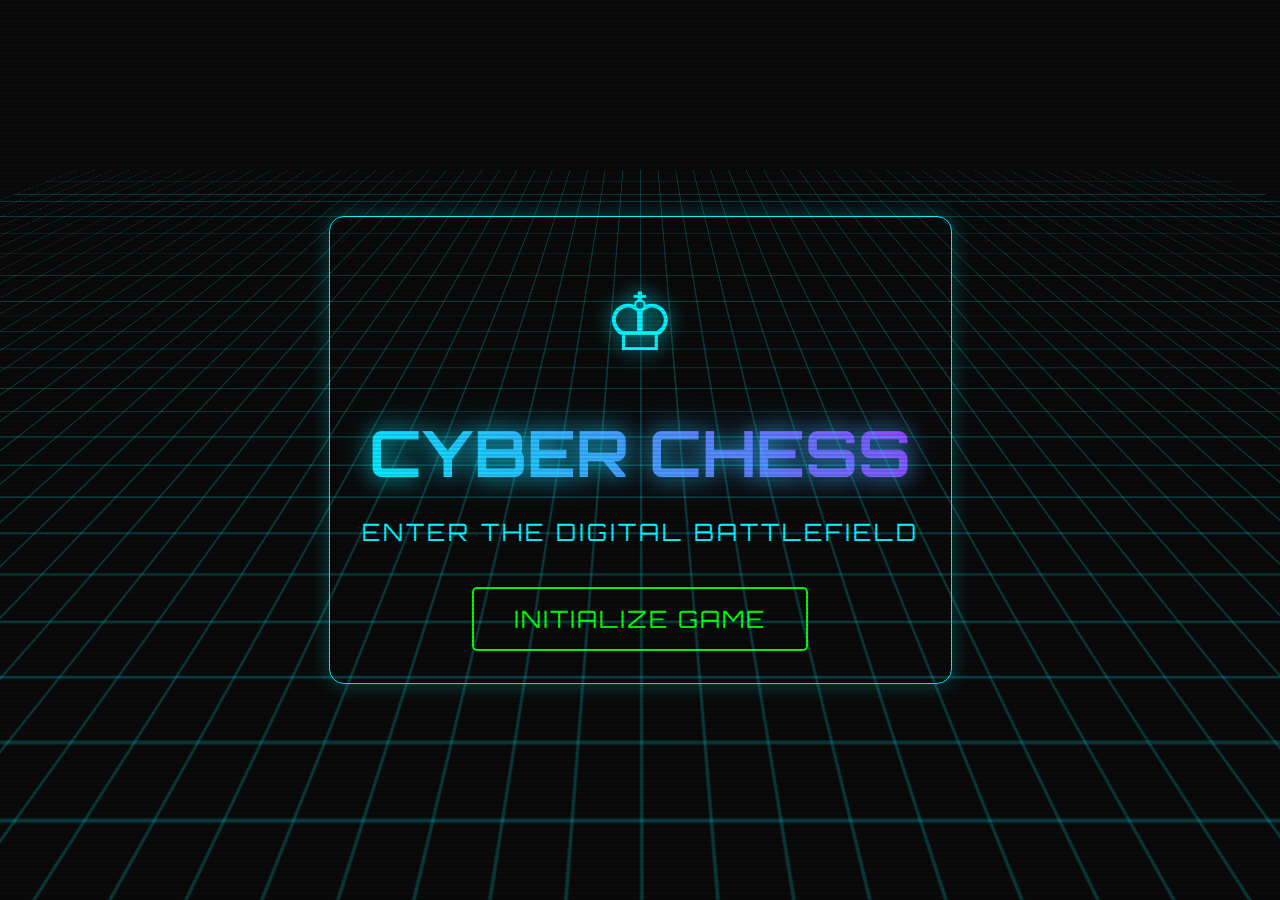
<file: index.html>
<!DOCTYPE html>
<html lang="en">
<head>
    <meta charset="UTF-8">
    <meta name="viewport" content="width=device-width, initial-scale=1.0">
    <title>Cyber Chess OpenWorld</title>
    <style>
        :root {
            --neon-blue: #00f3ff;
            --neon-purple: #bc13fe;
            --cyber-green: #00ff00;
            --dark-bg: #0a0a0a;
            --grid-line: rgba(0, 243, 255, 0.2);
        }

        body {
            margin: 0;
            padding: 0;
            min-height: 100vh;
            display: flex;
            flex-direction: column;
            justify-content: center;
            align-items: center;
            background-color: var(--dark-bg);
            font-family: 'Orbitron', sans-serif;
            color: white;
            position: relative;
            overflow: hidden;
        }

        /* Grid Background Effect */
        body::before {
            content: '';
            position: absolute;
            width: 200%;
            height: 200%;
            top: -50%;
            left: -50%;
            background: linear-gradient(var(--grid-line) 2px, transparent 2px),
                        linear-gradient(90deg, var(--grid-line) 2px, transparent 2px);
            background-size: 40px 40px;
            animation: gridMove 20s linear infinite;
            transform: perspective(500px) rotateX(45deg);
            z-index: 1;
        }

        .container {
            position: relative;
            z-index: 2;
            text-align: center;
            padding: 2rem;
            background: rgba(10, 10, 10, 0.8);
            border-radius: 15px;
            box-shadow: 0 0 20px rgba(0, 243, 255, 0.3);
            border: 1px solid var(--neon-blue);
        }

        .title {
            font-size: 4em;
            margin-bottom: 10px;
            background: linear-gradient(45deg, var(--neon-blue), var(--neon-purple));
            -webkit-background-clip: text;
            -webkit-text-fill-color: transparent;
            text-shadow: 0 0 20px rgba(0, 243, 255, 0.5);
            position: relative;
        }

        .title::after {
            content: 'CYBER CHESS';
            position: absolute;
            left: 0;
            width: 100%;
            height: 100%;
            background: linear-gradient(45deg, var(--neon-blue), var(--neon-purple));
            -webkit-background-clip: text;
            -webkit-text-fill-color: transparent;
            filter: blur(15px);
            opacity: 0.5;
        }

        .subtitle {
            font-size: 1.5em;
            margin-bottom: 40px;
            color: var(--neon-blue);
            text-transform: uppercase;
            letter-spacing: 3px;
        }

        .play-button {
            padding: 15px 40px;
            font-size: 1.5em;
            font-family: 'Orbitron', sans-serif;
            background: transparent;
            color: var(--cyber-green);
            border: 2px solid var(--cyber-green);
            border-radius: 5px;
            cursor: pointer;
            transition: all 0.3s ease;
            position: relative;
            overflow: hidden;
            text-transform: uppercase;
            letter-spacing: 2px;
        }

        .play-button::before {
            content: '';
            position: absolute;
            top: 0;
            left: -100%;
            width: 100%;
            height: 100%;
            background: linear-gradient(
                90deg,
                transparent,
                rgba(0, 255, 0, 0.2),
                transparent
            );
            transition: 0.5s;
        }

        .play-button:hover {
            box-shadow: 0 0 20px var(--cyber-green);
            text-shadow: 0 0 10px var(--cyber-green);
            transform: scale(1.05);
        }

        .play-button:hover::before {
            left: 100%;
        }

        .chess-piece {
            font-size: 5em;
            margin: 20px;
            color: var(--neon-blue);
            text-shadow: 0 0 20px var(--neon-blue);
            animation: floatPiece 3s ease-in-out infinite;
        }

        @keyframes floatPiece {
            0%, 100% {
                transform: translateY(0) rotate(0deg);
            }
            50% {
                transform: translateY(-20px) rotate(10deg);
            }
        }

        @keyframes gridMove {
            0% {
                transform: perspective(500px) rotateX(45deg) translateY(0);
            }
            100% {
                transform: perspective(500px) rotateX(45deg) translateY(40px);
            }
        }

        /* Glitch effect for title on hover */
        .title:hover {
            animation: glitch 0.5s linear infinite;
        }

        @keyframes glitch {
            0% {
                transform: translate(0);
            }
            20% {
                transform: translate(-2px, 2px);
            }
            40% {
                transform: translate(-2px, -2px);
            }
            60% {
                transform: translate(2px, 2px);
            }
            80% {
                transform: translate(2px, -2px);
            }
            100% {
                transform: translate(0);
            }
        }

        /* Add scanline effect */
        .scanline {
            position: fixed;
            top: 0;
            left: 0;
            width: 100%;
            height: 100%;
            background: linear-gradient(
                to bottom,
                transparent 50%,
                rgba(0, 0, 0, 0.1) 51%
            );
            background-size: 100% 4px;
            pointer-events: none;
            z-index: 3;
        }
    </style>
    <link href="https://fonts.googleapis.com/css2?family=Orbitron:wght@400;700&display=swap" rel="stylesheet">
</head>
<body>
    <div class="scanline"></div>
    <div class="container">
        <div class="chess-piece">♔</div>
        <h1 class="title">CYBER CHESS</h1>
        <p class="subtitle">Enter the Digital Battlefield</p>
        <button class="play-button" onclick="window.location.href='game.html'">Initialize Game</button>
    </div>
</body>
</html>
</file>
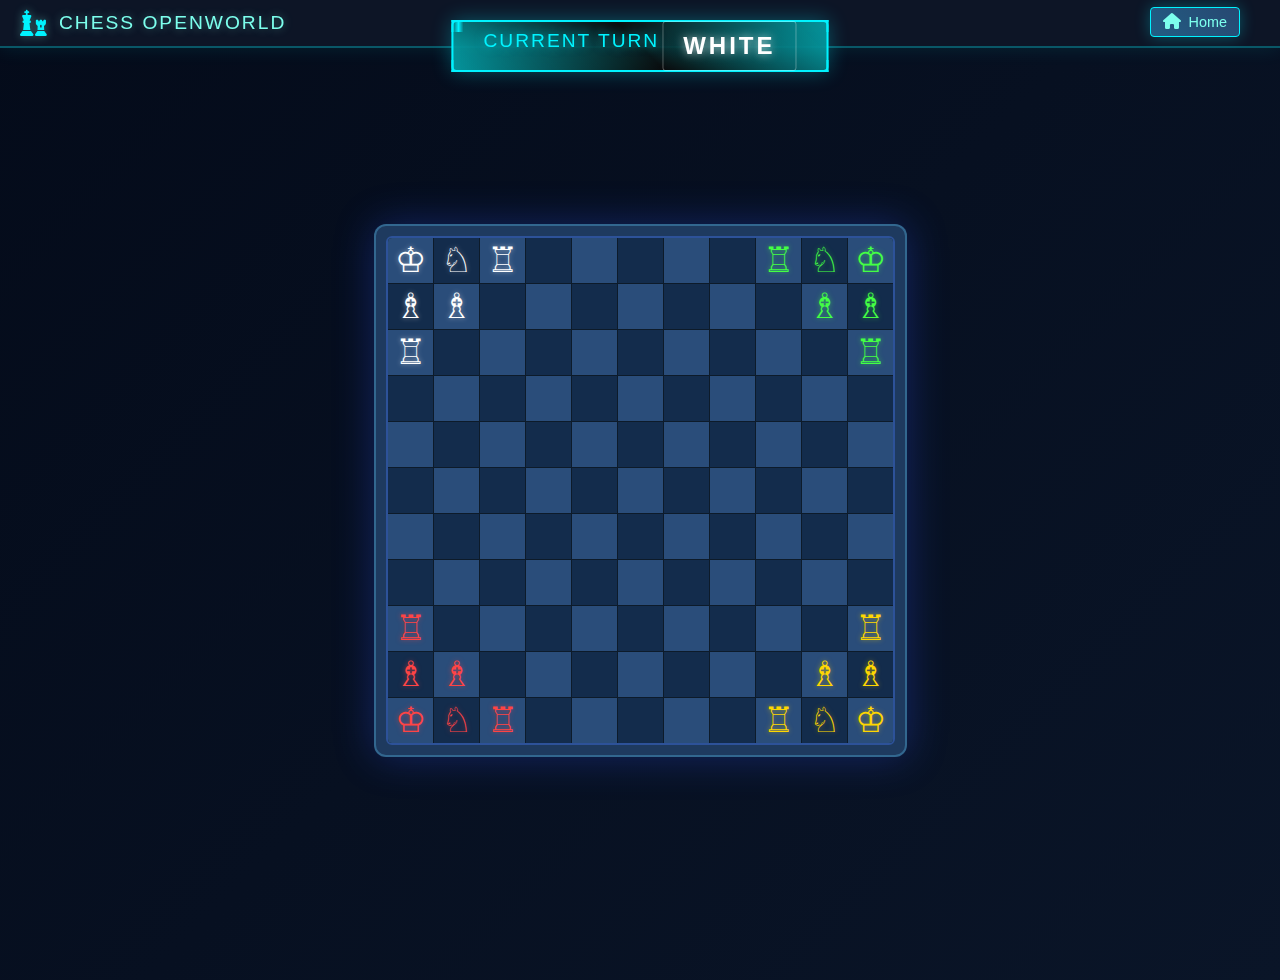
<file: game.html>
<!DOCTYPE html>
<html lang="en">
<head>
    <meta charset="UTF-8">
    <meta name="viewport" content="width=device-width, initial-scale=1.0">
    <title>Chess OpenWorld - Game</title>
    <link rel="stylesheet" href="style.css">
    <link rel="stylesheet" href="https://cdnjs.cloudflare.com/ajax/libs/font-awesome/6.4.2/css/all.min.css">
</head>
<body class="game-body">
    <nav class="game-nav">
        <div class="nav-brand">
            <i class="fas fa-chess"></i>
            <span>Chess OpenWorld</span>
        </div>
        <div class="nav-buttons">
            <button class="nav-button" onclick="window.location.href='index.html'">
                <i class="fas fa-home"></i> Home
            </button>
        </div>
    </nav>

    <div class="game-container">
        <div id="chessboard"></div>
    </div>

    <div class="turn-display">
        <div class="corner-tr"></div>
        <div class="corner-bl"></div>
        <div class="corner-br"></div>
        <div class="hologram-effect"></div>
        
        <div class="turn-header">Current Turn</div>
        <div class="turn-content">
            <div id="current-team" class="team-indicator team-white">WHITE</div>
        </div>
    </div>

    <script src="script.js"></script>
</body>
</html>
</file>
<file: style.css>
:root {
    --tile-size: 45px;
    --board-size: 11;
    --board-width: calc(var(--tile-size) * var(--board-size));
}

body {
    margin: 0;
    padding: 40px;
    min-height: 100vh;
    display: flex;
    flex-direction: column;
    align-items: center;
    justify-content: center;
    background: #040b1a;
    font-family: Arial, sans-serif;
    background: linear-gradient(135deg, #040b1a, #0a1528);
}

.nav-buttons {
    display: flex;
    gap: 10px;
    margin-right: 20px;
}

.nav-button {
    padding: 8px 15px;
    border: none;
    border-radius: 5px;
    background: #2a4d7a;
    color: #c5d1eb;
    cursor: pointer;
    display: flex;
    align-items: center;
    gap: 5px;
}

.nav-button:hover {
    background: #3a5d8a;
}

.game-nav {
    position: fixed;
    top: 0;
    left: 0;
    right: 0;
    display: flex;
    justify-content: space-between;
    align-items: center;
    padding: 8px 20px;
    background: rgba(14, 22, 39, 0.95);
    backdrop-filter: blur(8px);
    border-bottom: 2px solid rgba(0, 243, 255, 0.3);
    box-shadow: 0 0 20px rgba(0, 243, 255, 0.1);
    z-index: 1000;
}

/* Logo/Brand Section */
.nav-brand {
    display: flex;
    align-items: center;
    gap: 10px;
    color: #7cffed;
    font-family: 'Orbitron', sans-serif;
    font-size: 1.2em;
    text-transform: uppercase;
    letter-spacing: 2px;
    text-shadow: 0 0 10px rgba(124, 255, 237, 0.4);
}

.nav-brand i {
    font-size: 1.4em;
    color: #00f3ff;
}

/* Ultra Compact Turn Display */
.turn-display {
    position: relative;
    background: rgba(10, 21, 40, 0.85);
    padding: 2px 8px;
    border: 1px solid #00f3ff;
    border-radius: 2px;
    font-family: 'Orbitron', sans-serif;
    display: flex;
    align-items: center;
    gap: 3px;
    height: 18px;
    min-width: 85px;
    transform: scale(0.8);
}

.turn-header {
    font-size: 0.6em;
    color: #7cffed;
    text-transform: uppercase;
    letter-spacing: 0.3px;
}

.team-indicator {
    font-size: 0.65em;
    font-weight: bold;
    padding: 1px 4px;
    border-radius: 2px;
    letter-spacing: 0.3px;
}

/* Navigation Buttons */
.nav-buttons {
    display: flex;
    gap: 15px;
}

.nav-button {
    background: rgba(42, 77, 122, 0.7);
    border: 1px solid rgba(124, 255, 237, 0.3);
    padding: 6px 12px;
    border-radius: 4px;
    color: #7cffed;
    font-family: 'Orbitron', sans-serif;
    font-size: 0.9em;
    cursor: pointer;
    transition: all 0.3s ease;
    display: flex;
    align-items: center;
    gap: 8px;
}

.nav-button:hover {
    background: rgba(42, 77, 122, 0.9);
    border-color: #00f3ff;
    box-shadow: 0 0 15px rgba(0, 243, 255, 0.3);
    transform: translateY(-1px);
}

.nav-button i {
    font-size: 1.1em;
}

/* Tech decoration elements */
.nav-button::before {
    content: '';
    position: absolute;
    top: -1px;
    left: -1px;
    right: -1px;
    bottom: -1px;
    background: linear-gradient(45deg, #00f3ff22, transparent);
    border-radius: 4px;
    z-index: -1;
    opacity: 0;
    transition: opacity 0.3s;
}

.nav-button:hover::before {
    opacity: 1;
}

/* Team colors - more compact */
.team-white { color: #fff; text-shadow: 0 0 3px rgba(255, 255, 255, 0.7); }
.team-red { color: #ff4444; text-shadow: 0 0 3px rgba(255, 68, 68, 0.7); }
.team-gold { color: #ffd700; text-shadow: 0 0 3px rgba(255, 215, 0, 0.7); }
.team-green { color: #44ff44; text-shadow: 0 0 3px rgba(68, 255, 68, 0.7); }

/* Smaller scanning line */
.turn-display::after {
    content: '';
    position: absolute;
    top: 0;
    left: 0;
    width: 100%;
    height: 1px;
    background: linear-gradient(to right, transparent, #00f3ff, transparent);
    animation: scanLine 1.5s linear infinite;
}

@keyframes scanLine {
    0% {
        transform: translateY(0);
    }
    100% {
        transform: translateY(16px);
    }
}

/* Minimal corner decorations */
.turn-display::before,
.turn-display .corner-tl::before {
    content: '⌟';
    position: absolute;
    bottom: -2px;
    right: -2px;
    color: #00f3ff;
    font-size: 0.5em;
    opacity: 0.6;
}

.turn-display .corner-tl::before {
    content: '⌜';
    position: absolute;
    top: -2px;
    left: -2px;
    color: #00f3ff;
    font-size: 0.5em;
    opacity: 0.6;
}

/* Game message styling */
#game-message {
    position: fixed;
    top: 60px;
    left: 50%;
    transform: translateX(-50%);
    background: rgba(10, 21, 40, 0.9);
    color: #7cffed;
    padding: 8px 15px;
    border-radius: 4px;
    border: 1px solid rgba(0, 243, 255, 0.3);
    font-family: 'Orbitron', sans-serif;
    font-size: 0.9em;
    opacity: 0;
    transition: opacity 0.3s;
    z-index: 1001;
}

.game-wrapper {
    display: flex;
    flex-direction: column;
    align-items: center;
    width: 100%;
    max-width: 840px; /* Slightly larger than game container to account for padding */
}

.player-info {
    text-align: center;
    color: #7cffed;
    margin: 20px 0;
    text-shadow: 0 0 10px rgba(124, 255, 237, 0.4);
}

.player-info h2 {
    font-size: 2em;
    margin-bottom: 10px;
}

.timer {
    font-size: 1.5em;
}

.game-container {
    position: relative;
    width: fit-content; /* Changed from fixed width to fit-content */
    height: fit-content; /* Changed from fixed height to fit-content */
    padding: 10px; /* Reduced padding from 15px to 10px */
    background: #1e3a5f;
    border-radius: 12px;
    box-shadow: 0 0 40px rgba(45, 85, 255, 0.3);
    border: 2px solid rgba(100, 210, 255, 0.3);
    box-sizing: border-box;
}

#chessboard {
    display: grid;
    grid-template-columns: repeat(11, var(--tile-size));
    grid-template-rows: repeat(11, var(--tile-size));
    gap: 1px; /* Reduced gap from 2px to 1px */
    border: 2px solid #2d5299; /* Reduced border from 3px to 2px */
    border-radius: 6px;
    overflow: hidden;
    background: #0d1b2a;
}

.tile {
    width: var(--tile-size);
    height: var(--tile-size);
    display: flex;
    justify-content: center;
    align-items: center;
    position: relative;
    transition: background-color 0.2s;
}

.tile.white {
    background-color: #2a4d7a;
}

.tile.black {
    background-color: #132c4c;
}

.tile:hover {
    filter: brightness(1.3);
    box-shadow: inset 0 0 12px rgba(100, 210, 255, 0.4);
}

.piece {
    font-size: 35px;
    cursor: pointer;
    user-select: none;
    z-index: 2;
    transition: transform 0.2s, text-shadow 0.2s;
}

.piece.selected {
    color: #7cffed;
    transform: scale(1.2);
    text-shadow: 0 0 15px rgba(124, 255, 237, 0.7);
}

.possible-move::after {
    content: '';
    position: absolute;
    width: 40%;
    height: 40%;
    background-color: rgba(124, 255, 237, 0.3);
    border-radius: 50%;
    z-index: 1;
    box-shadow: 0 0 20px rgba(124, 255, 237, 0.4);
}

/* Team Colors */
.piece.white {
    color: #ffffff;
    text-shadow: 0 0 5px rgba(255, 255, 255, 0.5);
}

.piece.red {
    color: #ff4444;
    text-shadow: 0 0 5px rgba(255, 68, 68, 0.5);
}

.piece.gold {  /* Changed from blue to gold */
    color: #ffd700;
    text-shadow: 0 0 5px rgba(255, 215, 0, 0.5);
}

.piece.green {
    color: #44ff44;
    text-shadow: 0 0 5px rgba(68, 255, 68, 0.5);
}

/* Selected piece highlight for each team */
.piece.white.selected {
    background: rgba(255, 255, 255, 0.3);
}

.piece.red.selected {
    background: rgba(255, 0, 0, 0.3);
}

.piece.gold.selected {  /* Changed from blue to gold */
    background: rgba(255, 215, 0, 0.3);
}

.piece.green.selected {
    background: rgba(0, 255, 0, 0.3);
}

/* Possible moves highlight for each team */
.possible-move.white {
    background: rgba(255, 255, 255, 0.2);
}

.possible-move.red {
    background: rgba(255, 0, 0, 0.2);
}

.possible-move.gold {  /* Changed from blue to gold */
    background: rgba(255, 215, 0, 0.2);
}

.possible-move.green {
    background: rgba(0, 255, 0, 0.2);
}

.game-info {
    position: relative;
    text-align: center;
    color: #7cffed;
    font-size: 2em;
    margin-bottom: 15px;
    text-shadow: 0 0 10px rgba(124, 255, 237, 0.4);
}

.cooldown {
    font-size: 1.2em;
    color: #ff9f43;
    margin-top: 10px;
    text-shadow: 0 0 10px rgba(255, 159, 67, 0.4);
}

@media (max-width: 850px) {
    .game-container {
        width: 95vmin;
        height: 95vmin;
        padding: 10px;
        margin: 20px auto;
    }

    .piece {
        font-size: 40px;
    }
    
    body {
        padding: 20px;
    }
}

@media (max-width: 500px) {
    .piece {
        font-size: 30px;
    }
}

@keyframes subtle-glow {
    0% { box-shadow: 0 0 40px rgba(100, 210, 255, 0.2); }
    50% { box-shadow: 0 0 50px rgba(100, 210, 255, 0.4); }
    100% { box-shadow: 0 0 40px rgba(100, 210, 255, 0.2); }
}

.game-container {
    animation: subtle-glow 3s infinite;
}

/* Turn Indicator */
.turn-indicator {
    position: fixed;
    top: 20px;
    left: 50%;
    transform: translateX(-50%);
    padding: 10px 20px;
    border-radius: 5px;
    font-weight: bold;
    z-index: 100;
}

.turn-indicator.white { background: rgba(255, 255, 255, 0.9); color: #000; }
.turn-indicator.red { background: rgba(255, 0, 0, 0.9); color: #fff; }
.turn-indicator.gold { background: rgba(255, 215, 0, 0.9); color: #000; }
.turn-indicator.green { background: rgba(0, 255, 0, 0.9); color: #000; }

/* Message Display */
#messageDiv {
    position: fixed;
    bottom: 20px;
    left: 50%;
    transform: translateX(-50%);
    padding: 10px 20px;
    background: rgba(0, 0, 0, 0.8);
    color: white;
    border-radius: 5px;
    transition: opacity 0.3s;
    opacity: 0;
    z-index: 100;
}

/* Tech Theme Game Over Modal */
@keyframes glitch {
    0% {
        text-shadow: 0.05em 0 0 #00fffc, -0.03em -0.04em 0 #fc00ff,
                     0.025em 0.04em 0 #fffc00;
    }
    15% {
        text-shadow: 0.05em 0 0 #00fffc, -0.03em -0.04em 0 #fc00ff,
                     0.025em 0.04em 0 #fffc00;
    }
    16% {
        text-shadow: -0.05em -0.025em 0 #00fffc, 0.025em 0.035em 0 #fc00ff,
                     -0.05em -0.05em 0 #fffc00;
    }
    49% {
        text-shadow: -0.05em -0.025em 0 #00fffc, 0.025em 0.035em 0 #fc00ff,
                     -0.05em -0.05em 0 #fffc00;
    }
    50% {
        text-shadow: 0.05em 0.035em 0 #00fffc, 0.03em 0 0 #fc00ff,
                     0 -0.04em 0 #fffc00;
    }
    99% {
        text-shadow: 0.05em 0.035em 0 #00fffc, 0.03em 0 0 #fc00ff,
                     0 -0.04em 0 #fffc00;
    }
    100% {
        text-shadow: -0.05em 0 0 #00fffc, -0.025em -0.04em 0 #fc00ff,
                     -0.04em -0.025em 0 #fffc00;
    }
}

@keyframes scanline {
    0% { transform: translateX(-100%); }
    100% { transform: translateX(100%); }
}

.game-over {
    position: fixed;
    top: 0;
    left: 0;
    width: 100%;
    height: 100%;
    background-color: rgba(0, 8, 20, 0.9);
    display: flex;
    justify-content: center;
    align-items: center;
    z-index: 1000;
    backdrop-filter: blur(5px);
}

.game-over-content {
    background: linear-gradient(145deg, #0a1a2f, #1c2c3f);
    padding: 2.5rem;
    border-radius: 15px;
    text-align: center;
    max-width: 450px;
    width: 90%;
    box-shadow: 0 0 30px rgba(0, 195, 255, 0.2),
                inset 0 0 15px rgba(0, 195, 255, 0.1);
    position: relative;
    overflow: hidden;
}

.game-over-content::before {
    content: '';
    position: absolute;
    top: 0;
    left: 0;
    right: 0;
    height: 3px;
    background: linear-gradient(90deg, #00c3ff, #ff00c3);
    animation: scanline 2s linear infinite;
}

.game-over-content.win {
    border: 2px solid #00c3ff;
}

.game-over-content.lose {
    border: 2px solid #ff0055;
}

.game-over h2 {
    margin: 0 0 1.5rem 0;
    font-size: 2.5rem;
    font-family: 'Arial', sans-serif;
    text-transform: uppercase;
    letter-spacing: 2px;
    color: #fff;
    animation: glitch 1s infinite;
}

.game-over p {
    margin: 0 0 2rem 0;
    font-size: 1.2rem;
    color: #00c3ff;
    text-shadow: 0 0 10px rgba(0, 195, 255, 0.5);
}

.game-over-buttons {
    display: flex;
    justify-content: center;
    gap: 1.5rem;
}

.game-over button {
    padding: 1rem 2rem;
    font-size: 1.1rem;
    font-weight: bold;
    text-transform: uppercase;
    letter-spacing: 1px;
    border: none;
    border-radius: 5px;
    cursor: pointer;
    transition: all 0.3s ease;
    position: relative;
    overflow: hidden;
}

.game-over button::before {
    content: '';
    position: absolute;
    top: 0;
    left: -100%;
    width: 100%;
    height: 100%;
    background: linear-gradient(
        120deg,
        transparent,
        rgba(255, 255, 255, 0.2),
        transparent
    );
    transition: 0.5s;
}

.game-over button:hover::before {
    left: 100%;
}

.game-over button.restart {
    background: linear-gradient(45deg, #00c3ff, #0066ff);
    color: white;
    box-shadow: 0 0 15px rgba(0, 195, 255, 0.5);
}

.game-over button.exit {
    background: linear-gradient(45deg, #ff0055, #ff00c3);
    color: white;
    box-shadow: 0 0 15px rgba(255, 0, 85, 0.5);
}

.game-over button:hover {
    transform: translateY(-2px);
    box-shadow: 0 5px 20px rgba(0, 195, 255, 0.4);
}

.game-over button:active {
    transform: translateY(1px);
}

/* Turn Indicator with Tech Theme */
.turn-indicator {
    background: linear-gradient(145deg, #0a1a2f, #1c2c3f);
    color: #00c3ff;
    text-shadow: 0 0 10px rgba(0, 195, 255, 0.5);
    border: 1px solid rgba(0, 195, 255, 0.3);
    box-shadow: 0 0 15px rgba(0, 195, 255, 0.2);
}

/* Message Display with Tech Theme */
#messageDiv {
    background: linear-gradient(145deg, #0a1a2f, #1c2c3f);
    color: #00c3ff;
    text-shadow: 0 0 10px rgba(0, 195, 255, 0.5);
    border: 1px solid rgba(0, 195, 255, 0.3);
    box-shadow: 0 0 15px rgba(0, 195, 255, 0.2);
}

/* Responsive Design */
@media (max-width: 768px) {
    :root {
        --tile-size: 35px;
    }
    
    .piece {
        font-size: 25px;
    }
    
    .game-container {
        padding: 8px; /* Reduced padding for smaller screens */
    }
}

@media (max-width: 480px) {
    :root {
        --tile-size: 25px;
    }
    
    .piece {
        font-size: 20px;
    }
    
    .game-container {
        padding: 5px; /* Further reduced padding for mobile screens */
    }
}

@media (max-width: 850px) {
    .game-over-content {
        width: 95%;
        padding: 2rem;
    }

    .game-over h2 {
        font-size: 2rem;
    }

    .game-over p {
        font-size: 1rem;
    }

    .game-over button {
        padding: 0.8rem 1.6rem;
        font-size: 1rem;
    }
}

@media (max-width: 500px) {
    .game-over h2 {
        font-size: 1.5rem;
    }

    .game-over-buttons {
        flex-direction: column;
        gap: 1rem;
    }

    .game-over button {
        width: 100%;
    }
}

.turn-display {
    position: fixed;
    top: 20px;
    left: 50%;
    transform: translateX(-50%);
    background: rgba(10, 10, 10, 0.9);
    padding: 15px 30px;
    border: 2px solid #00f3ff;
    border-radius: 5px;
    box-shadow: 0 0 20px rgba(0, 243, 255, 0.3);
    z-index: 1000;
    font-family: 'Orbitron', sans-serif;
    min-width: 300px;
}

.turn-header {
    text-transform: uppercase;
    color: #00f3ff;
    font-size: 1.2em;
    letter-spacing: 2px;
    margin-bottom: 10px;
    text-align: center;
    text-shadow: 0 0 10px rgba(0, 243, 255, 0.5);
}

.turn-content {
    display: flex;
    justify-content: center;
    align-items: center;
    gap: 20px;
    position: relative;
}

.team-indicator {
    font-size: 1.5em;
    font-weight: bold;
    padding: 10px 20px;
    border-radius: 3px;
    text-transform: uppercase;
    letter-spacing: 3px;
    position: relative;
    overflow: hidden;
}

/* Team colors with tech effect */
.team-white {
    color: #ffffff;
    text-shadow: 0 0 10px rgba(255, 255, 255, 0.7);
    border: 1px solid rgba(255, 255, 255, 0.3);
}

.team-red {
    color: #ff0000;
    text-shadow: 0 0 10px rgba(255, 0, 0, 0.7);
    border: 1px solid rgba(255, 0, 0, 0.3);
}

.team-gold {
    color: #ffd700;
    text-shadow: 0 0 10px rgba(255, 215, 0, 0.7);
    border: 1px solid rgba(255, 215, 0, 0.3);
}

.team-green {
    color: #00ff00;
    text-shadow: 0 0 10px rgba(0, 255, 0, 0.7);
    border: 1px solid rgba(0, 255, 0, 0.3);
}

/* Scanning line effect */
.turn-display::before {
    content: '';
    position: absolute;
    top: -2px;
    left: -2px;
    right: -2px;
    bottom: -2px;
    background: linear-gradient(45deg, #00f3ff, transparent, #00f3ff);
    z-index: -1;
    animation: scanBorder 2s linear infinite;
}

/* Corner decorations */
.turn-display::after {
    content: '';
    position: absolute;
    width: 10px;
    height: 10px;
    border-top: 2px solid #00f3ff;
    border-left: 2px solid #00f3ff;
    top: -2px;
    left: -2px;
}

.corner-tr, .corner-bl, .corner-br {
    position: absolute;
    width: 10px;
    height: 10px;
}

.corner-tr {
    top: -2px;
    right: -2px;
    border-top: 2px solid #00f3ff;
    border-right: 2px solid #00f3ff;
}

.corner-bl {
    bottom: -2px;
    left: -2px;
    border-bottom: 2px solid #00f3ff;
    border-left: 2px solid #00f3ff;
}

.corner-br {
    bottom: -2px;
    right: -2px;
    border-bottom: 2px solid #00f3ff;
    border-right: 2px solid #00f3ff;
}

@keyframes pulse {
    0%, 100% {
        opacity: 1;
    }
    50% {
        opacity: 0.7;
    }
}

/* Hologram effect */
.hologram-effect {
    position: absolute;
    top: 0;
    left: 0;
    right: 0;
    bottom: 0;
    background: linear-gradient(
        180deg,
        transparent 0%,
        rgba(0, 243, 255, 0.1) 50%,
        transparent 100%
    );
    animation: hologramScan 2s linear infinite;
    pointer-events: none;
}

@keyframes hologramScan {
    0% {
        transform: translateY(-100%);
    }
    100% {
        transform: translateY(100%);
    }
}
</file>
